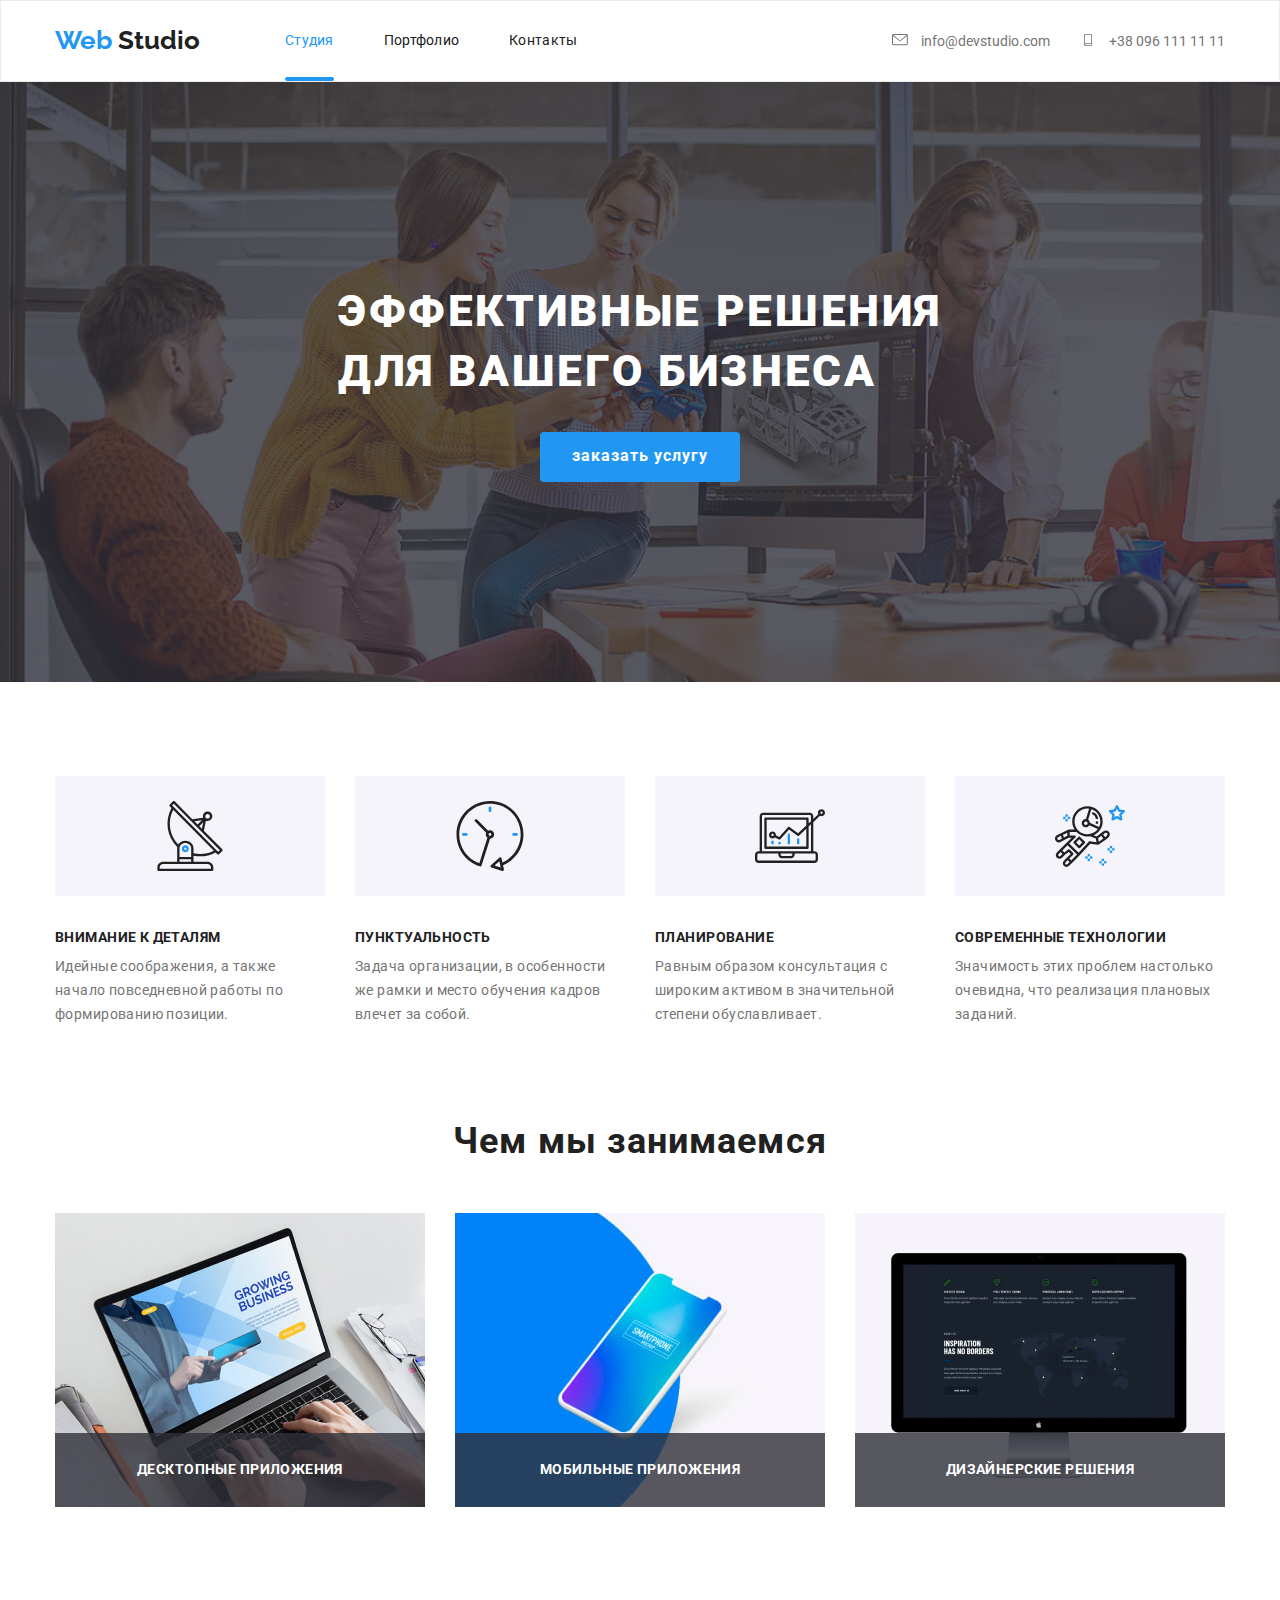
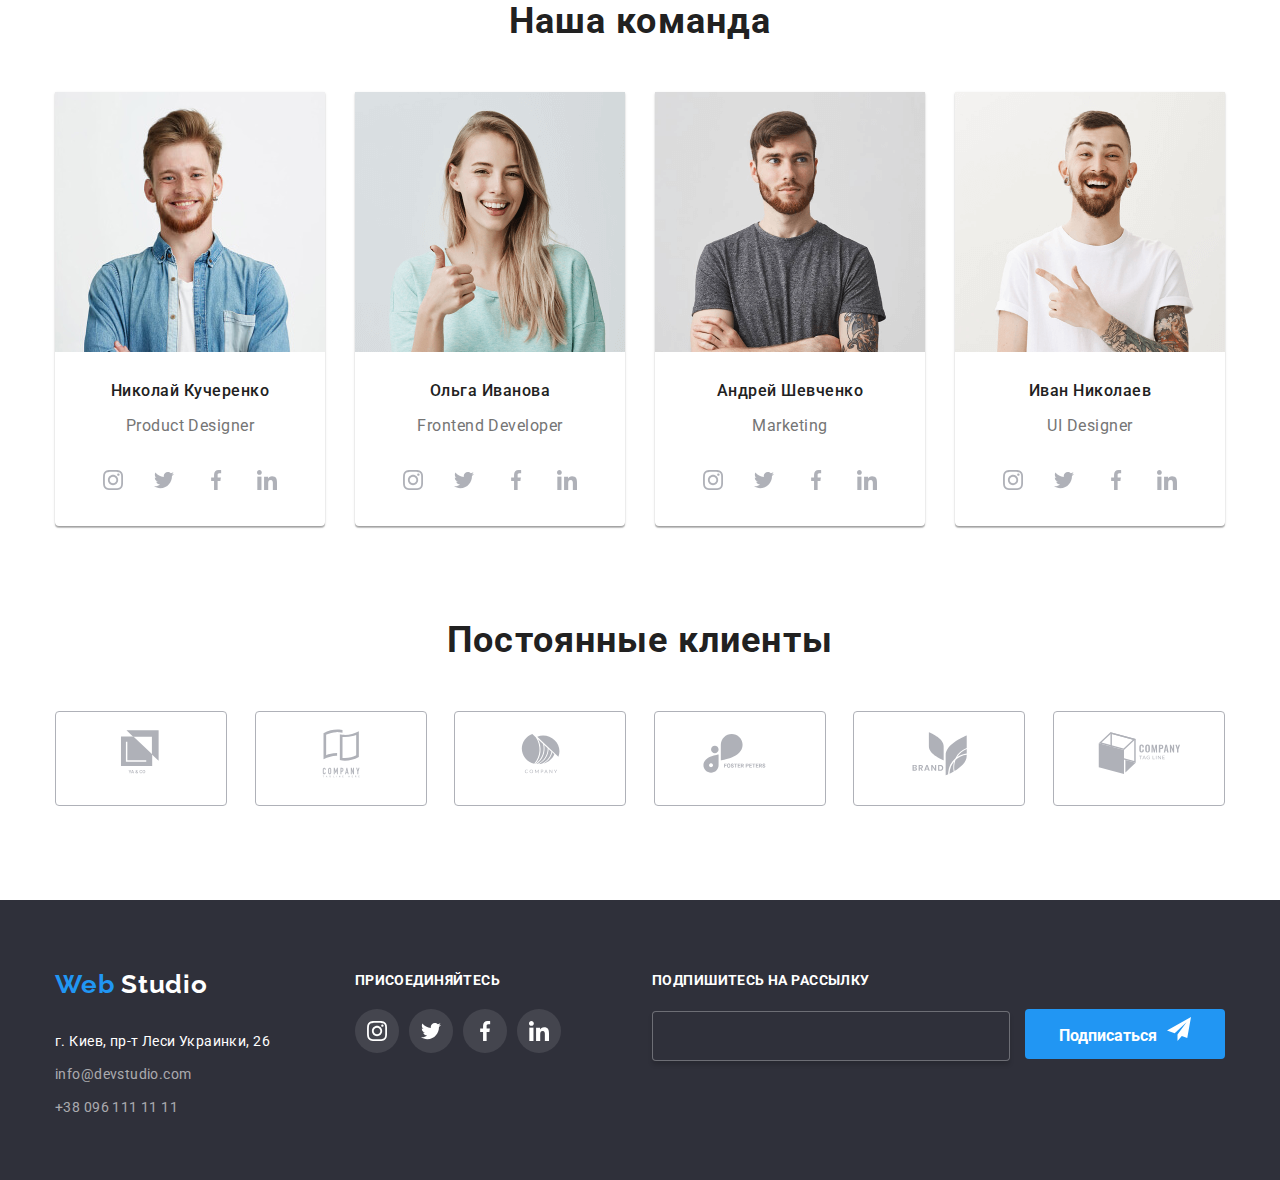
<file: index.html>
<!DOCTYPE html>
<html lang="ru">
  <head>
    <meta charset="UTF-8" />
    <meta name="viewport" content="width=device-width, initial-scale=1.0" />
    <title>WebStudio</title>

    <link
      href="https://fonts.googleapis.com/css2?family=Raleway:wght@700&family=Roboto:wght@300;400;500;700;900&display=swap"
      rel="stylesheet"
    />
    <link rel="stylesheet" href="./css/normalize.css" />
    <link rel="stylesheet" href="./css/style.css" />
  </head>
  <body>
    <!--ХЕДЕР-->
    <header class="header">
      <div class="container">
        <nav class="navigation">
          <a href="./index.html" class="link">
            <span class="logo-web">Web </span
            ><span class="logo-studio">Studio</span></a
          >
          <ul class="list header-navigation">
            <li class="header-items curent">
              <a href="./index.html" class="link">Студия</a>
            </li>
            <li class="header-items">
              <a href="./portfolio.html" class="link">Портфолио</a>
            </li>
            <li class="header-items">
              <a href="#contacts" class="link">Контакты</a>
            </li>
          </ul>

          <ul class="list contacts-list">
            <li class="contacts">
              <a href="mailto:info@devstudio.com" class="link">
                <svg width="16" height="12" class="icon-header">
                  <use href="./images/sprite.svg#icon-mail"></use>
                </svg>
                info@devstudio.com</a
              >
            </li>

            <li class="contacts">
              <a href="tel:+380961111111" class="link"
                ><svg width="16" height="12" class="icon-header">
                  <use href="./images/sprite.svg#icon-smartphone"></use>
                </svg>
                +38 096 111 11 11</a
              >
            </li>
          </ul>
        </nav>
      </div>
    </header>

    <main>
      <!--ЗАГОЛОВОК СТРАНИЦЫ-->
      <section class="heroes">
        <h1 class="main-title">
          Эффективные решения <br />
          для вашего бизнеса
        </h1>
        <button type="button" class="btn">заказать услугу</button>
      </section>

      <!--НАШИ  ПРИИМУЩЕСТВА-->
      <section>
        <div class="container">
          <h2 hidden>Наши преимущества</h2>
          <ul class="list advantages">
            <li class="antena">
              <h3 class="title-of-section">Внимание к деталям</h3>
              <p class="text">
                Идейные соображения, а также начало повседневной работы по
                формированию позиции.
              </p>
            </li>
            <li class="clock">
              <h3 class="title-of-section">Пунктуальность</h3>
              <p class="text">
                Задача организации, в особенности же рамки и место обучения
                кадров влечет за собой.
              </p>
            </li>
            <li class="computer">
              <h3 class="title-of-section">Планирование</h3>
              <p class="text">
                Равным образом консультация с широким активом в значительной
                степени обуславливает.
              </p>
            </li>
            <li class="astronaut">
              <h3 class="title-of-section">Современные технологии</h3>
              <p class="text">
                Значимость этих проблем настолько очевидна, что реализация
                плановых заданий.
              </p>
            </li>
          </ul>
        </div>
      </section>

      <!-- ЧЕМ МЫ ЗАНИМАЕМСЯ-->
      <section class="container">
        <h2 class="title">Чем мы занимаемся</h2>
        <ul class="list we-do-container">
          <li class="what-we-do">
            <img
              src="./images/what-we-do/img-notebook.jpg"
              alt="картинка с ноутбуком"
              width="370"
              height="294"
            />
            <div class="we-do-items">Десктопные приложения</div>
          </li>
          <li class="what-we-do">
            <img
              src="./images/what-we-do/img-mobilephone.jpg"
              alt="картинка с телефоном"
              width="370"
              height="294"
            />
            <div class="we-do-items">Мобильные приложения</div>
          </li>
          <li class="what-we-do">
            <img
              src="./images/what-we-do/img-computer.jpg"
              alt="картинка с компьютером"
              width="370"
              height="294"
            />
            <div class="we-do-items">Дизайнерские решения</div>
          </li>
        </ul>
      </section>

      <!-- НАША КОМАНДА-->
      <section class="team">
        <div class="container">
          <h2 class="title">Наша команда</h2>
          <ul class="list teamattes-item">
            <li>
              <img
                src="./images/teammate/teammate-1.jpg"
                alt="фото сотрудника 1"
                width="270"
                height="260"
              />
              <h3 class="teammates">Николай Кучеренко</h3>
              <p lang="en" class="teammates-position">Product Designer</p>
              <ul class="list teamattes-social-links">
                <li>
                  <a
                    href="https://www.instagram.com/"
                    target="_blank"
                    class="link social-icon"
                  >
                    <svg class="social-link-svg">
                      <use href="./images/sprite.svg#icon-instagram"></use>
                    </svg>
                  </a>
                </li>

                <li>
                  <a
                    href="https://twitter.com/"
                    target="_blank"
                    class="link social-icon"
                  >
                    <svg width="20" height="20">
                      <use href="./images/sprite.svg#icon-twitter"></use>
                    </svg>
                  </a>
                </li>

                <li>
                  <a
                    href="https://www.facebook.com"
                    target="_blank"
                    class="link social-icon"
                  >
                    <svg width="20" height="20">
                      <use href="./images/sprite.svg#icon-facebook"></use>
                    </svg>
                  </a>
                </li>

                <li>
                  <a
                    href="https://linkedin.com/"
                    target="_blank"
                    class="link social-icon"
                  >
                    <svg width="20" height="20">
                      <use href="./images/sprite.svg#icon-linkedin"></use>
                    </svg>
                  </a>
                </li>
              </ul>
            </li>
            <li>
              <img
                src="./images/teammate/teammate-2.png"
                alt="фото сотрудника 2"
                width="270"
                height="260"
              />
              <h3 class="teammates">Ольга Иванова</h3>
              <p lang="en" class="teammates-position">Frontend Developer</p>
              <ul class="list teamattes-social-links">
                <li>
                  <a
                    href="https://www.instagram.com/"
                    target="_blank"
                    class="link social-icon"
                  >
                    <svg width="20" height="20">
                      <use href="./images/sprite.svg#icon-instagram"></use>
                    </svg>
                  </a>
                </li>

                <li>
                  <a
                    href="https://twitter.com/"
                    target="_blank"
                    class="link social-icon"
                  >
                    <svg width="20" height="20">
                      <use href="./images/sprite.svg#icon-twitter"></use>
                    </svg>
                  </a>
                </li>

                <li>
                  <a
                    href="https://www.facebook.com"
                    target="_blank"
                    class="link social-icon"
                  >
                    <svg width="20" height="20">
                      <use href="./images/sprite.svg#icon-facebook"></use>
                    </svg>
                  </a>
                </li>

                <li>
                  <a
                    href="https://linkedin.com/"
                    target="_blank"
                    class="link social-icon"
                  >
                    <svg width="20" height="20">
                      <use href="./images/sprite.svg#icon-linkedin"></use>
                    </svg>
                  </a>
                </li>
              </ul>
            </li>
            <li>
              <img
                src="./images/teammate/teammate-3.png"
                alt="фото сотрудника 3"
                width="270"
                height="260"
              />
              <h3 class="teammates">Андрей Шевченко</h3>
              <p lang="en" class="teammates-position">Marketing</p>
              <ul class="list teamattes-social-links">
                <li>
                  <a
                    href="https://www.instagram.com/"
                    target="_blank"
                    class="link social-icon"
                  >
                    <svg width="20" height="20">
                      <use href="./images/sprite.svg#icon-instagram"></use>
                    </svg>
                  </a>
                </li>

                <li>
                  <a
                    href="https://twitter.com/"
                    target="_blank"
                    class="link social-icon"
                  >
                    <svg width="20" height="20">
                      <use href="./images/sprite.svg#icon-twitter"></use>
                    </svg>
                  </a>
                </li>

                <li>
                  <a
                    href="https://www.facebook.com"
                    target="_blank"
                    class="link social-icon"
                  >
                    <svg width="20" height="20">
                      <use href="./images/sprite.svg#icon-facebook"></use>
                    </svg>
                  </a>
                </li>

                <li>
                  <a
                    href="https://linkedin.com/"
                    target="_blank"
                    class="link social-icon"
                  >
                    <svg width="20" height="20">
                      <use href="./images/sprite.svg#icon-linkedin"></use>
                    </svg>
                  </a>
                </li>
              </ul>
            </li>
            <li>
              <img
                src="./images/teammate/teammate-4.png"
                alt="фото сотрудника 4"
                width="270"
                height="260"
              />
              <h3 class="teammates">Иван Николаев</h3>
              <p lang="en" class="teammates-position">UI Designer</p>
              <ul class="list teamattes-social-links">
                <li>
                  <a
                    href="https://www.instagram.com/"
                    target="_blank"
                    class="link social-icon"
                  >
                    <svg width="20" height="20">
                      <use href="./images/sprite.svg#icon-instagram"></use>
                    </svg>
                  </a>
                </li>

                <li>
                  <a
                    href="https://twitter.com/"
                    target="_blank"
                    class="link social-icon"
                  >
                    <svg width="20" height="20">
                      <use href="./images/sprite.svg#icon-twitter"></use>
                    </svg>
                  </a>
                </li>

                <li>
                  <a
                    href="https://www.facebook.com"
                    target="_blank"
                    class="link social-icon"
                  >
                    <svg width="20" height="20">
                      <use href="./images/sprite.svg#icon-facebook"></use>
                    </svg>
                  </a>
                </li>

                <li>
                  <a
                    href="https://linkedin.com/"
                    target="_blank"
                    class="link social-icon"
                  >
                    <svg width="20" height="20">
                      <use href="./images/sprite.svg#icon-linkedin"></use>
                    </svg>
                  </a>
                </li>
              </ul>
            </li>
          </ul>
        </div>
      </section>

      <!--ПОСТОЯННЫЕ КЛИЕНТЫ-->
      <section class="clients">
        <div class="container">
          <h2 class="title">Постоянные клиенты</h2>
          <ul class="list clients-items">
            <li>
              <a href="" aria-label="ссылка клиента" class="link clients-logo">
                <svg width="170" height="90">
                  <use href="./images/sprite.svg#icon-client-1"></use>
                </svg>
              </a>
            </li>
            <li>
              <a href="" aria-label="ссылка клиента" class="link clients-logo">
                <svg width="170" height="90">
                  <use href="./images/sprite.svg#icon-client-2"></use>
                </svg>
              </a>
            </li>
            <li>
              <a href="" aria-label="ссылка клиента" class="link clients-logo">
                <svg width="170" height="90">
                  <use href="./images/sprite.svg#icon-client-3"></use>
                </svg>
              </a>
            </li>
            <li>
              <a href="" aria-label="ссылка клиента" class="link clients-logo">
                <svg width="170" height="90">
                  <use href="./images/sprite.svg#icon-client-4"></use>
                </svg>
              </a>
            </li>
            <li>
              <a href="" aria-label="ссылка клиента" class="link clients-logo">
                <svg width="170" height="90">
                  <use href="./images/sprite.svg#icon-client-5"></use>
                </svg>
              </a>
            </li>
            <li>
              <a href="" aria-label="ссылка клиента" class="link clients-logo">
                <svg width="170" height="90">
                  <use href="./images/sprite.svg#icon-client-6"></use>
                </svg>
              </a>
            </li>
          </ul>
        </div>
      </section>
    </main>

    <!--ФУТТЕР-->
    <footer class="footer">
      <div class="container footer-container">
        <section id="contacts">
          <h2 hidden>футтер</h2>
          <a href="./index.html" class="link logo-footer">
            <span class="logo-web-footer">Web </span
            ><span class="logo-studio-footer">Studio</span></a
          >
          <address>
            <ul class="list adress-list">
              <li>
                <a
                  href="https://goo.gl/maps/VWq9MyuhQeztrgr8A"
                  target="_blank"
                  class="adress-on-map link"
                >
                  г. Киев, пр-т Леси Украинки, 26
                </a>
              </li>

              <li>
                <a href="mailto:info@devstudio.com" class="link email-footer"
                  >info@devstudio.com</a
                >
              </li>

              <li>
                <a href="tel:+380961111111" class="link email-footer"
                  >+38 096 111 11 11</a
                >
              </li>
            </ul>
          </address>
        </section>
        <section>
          <h2 class="footer-title">Присоединяйтесь</h2>
          <ul class="list social-links-footer">
            <li>
              <a
                href="https://www.instagram.com/"
                target="blank"
                class="footer-social-list-item footer-instagram-icon"
              ></a>
            </li>
            <li>
              <a
                href="https://twitter.com/"
                target="blank"
                class="footer-social-list-item footer-twitter-icon"
              ></a>
            </li>
            <li>
              <a
                href="https://www.facebook.com"
                target="blank"
                class="footer-social-list-item footer-facebook-icon"
              ></a>
            </li>
            <li>
              <a
                href="https://linkedin.com/"
                target="blank"
                class="footer-social-list-item footer-linkedin-icon"
              ></a>
            </li>
          </ul>
        </section>
        <section class="subscribe-section">
          <h2 class="footer-title">Подпишитесь на рассылку</h2>
          <input type="text" class="subscribe-imput" />
          <button type="button" class="subscribe-btn">Подписаться</button>
        </section>
      </div>
    </footer>
  </body>
</html>
</file>
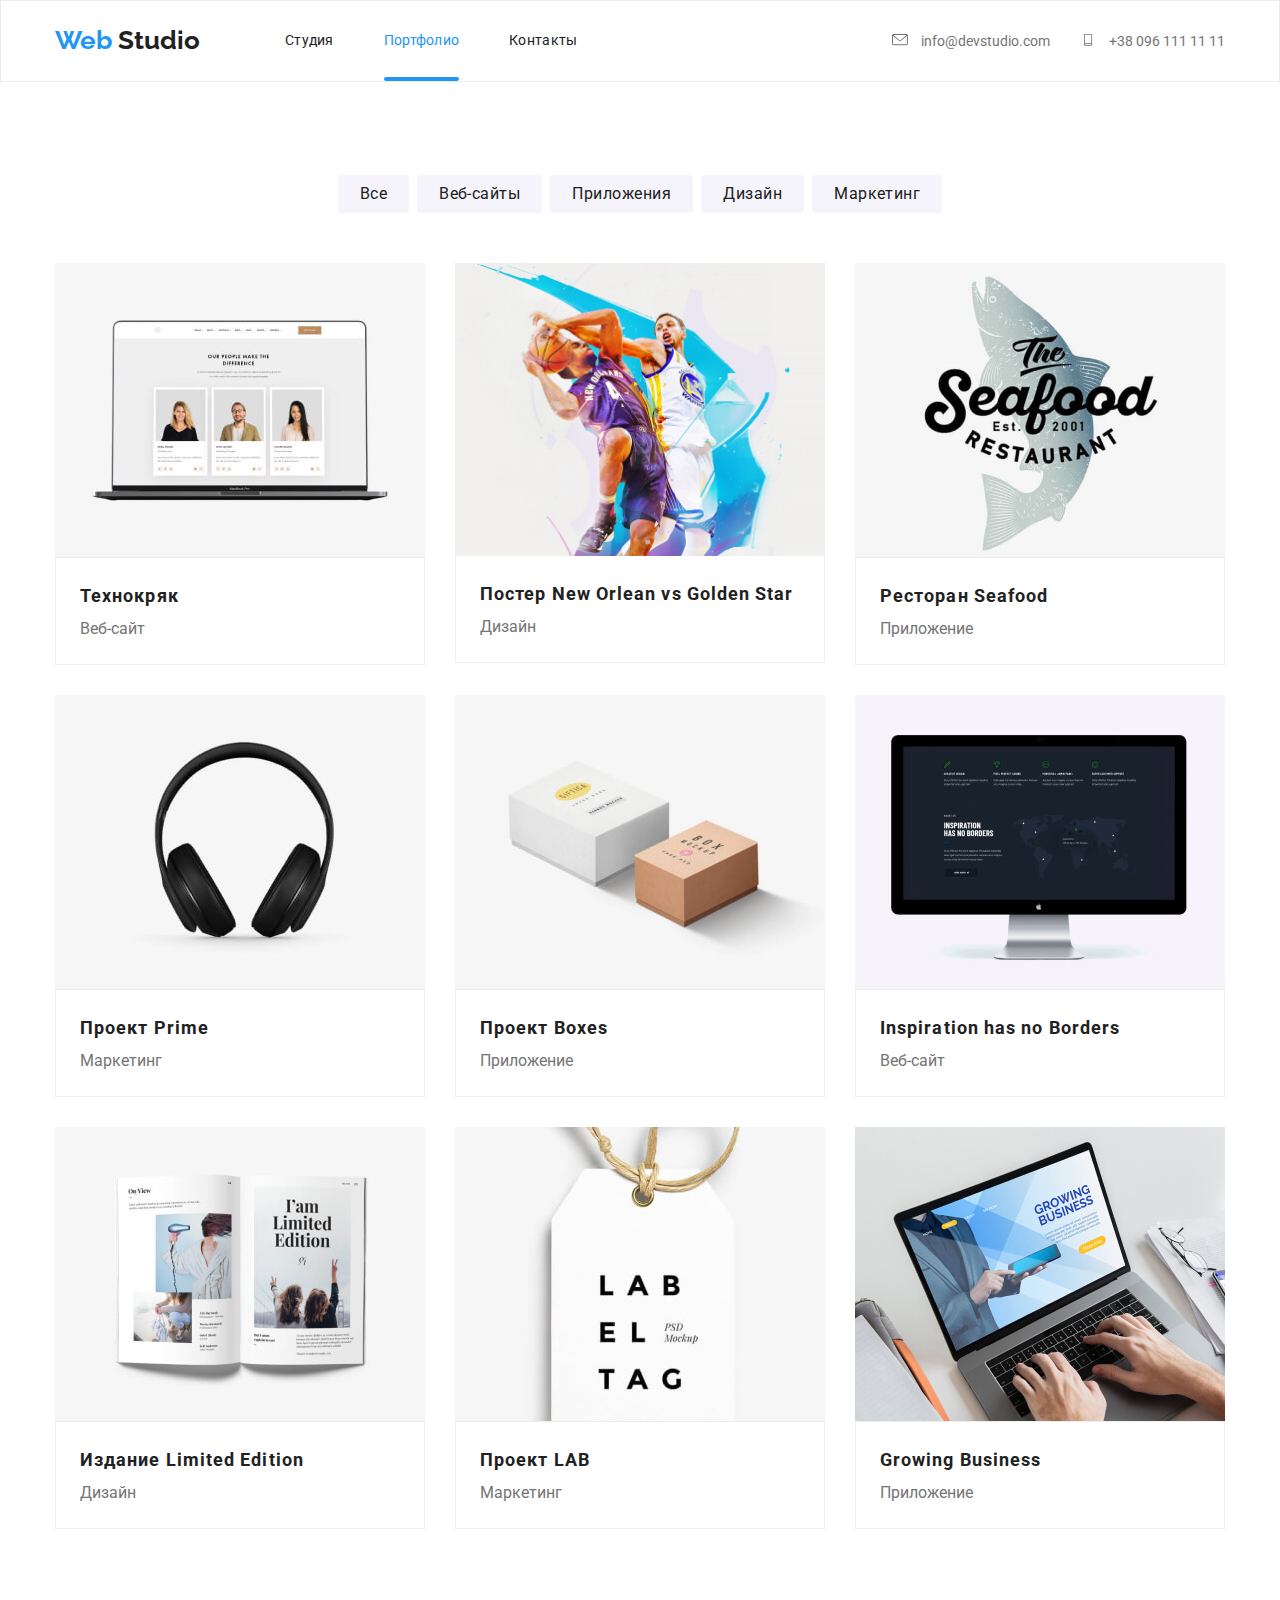
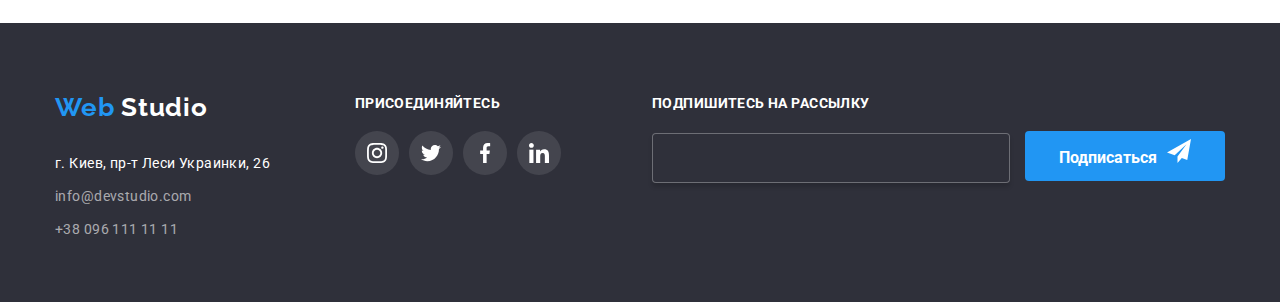
<file: portfolio.html>
<!DOCTYPE html>
<html lang="en">
  <head>
    <meta charset="UTF-8" />
    <meta name="viewport" content="width=device-width, initial-scale=1.0" />
    <title>Портфолио</title>
    <link
      href="https://fonts.googleapis.com/css2?family=Raleway:wght@700&family=Roboto:wght@300;400;500;700;900&display=swap"
      rel="stylesheet"
    />
    <link rel="stylesheet" href="./css/normalize.css" />
    <link rel="stylesheet" href="./css/style.css" />
  </head>
  <body>
    <!--ХЕДЕР-->
    <header class="header">
      <div class="container">
        <nav class="navigation">
          <a href="./index.html" class="link">
            <span class="logo-web">Web </span
            ><span class="logo-studio">Studio</span></a
          >
          <ul class="list header-navigation">
            <li class="header-items">
              <a href="./index.html" class="link">Студия</a>
            </li>
            <li class="header-items curent">
              <a href="./portfolio.html" class="link">Портфолио</a>
            </li>
            <li class="header-items">
              <a href="#contacts" class="link">Контакты</a>
            </li>
          </ul>

          <ul class="list contacts-list">
            <li class="contacts">
              <a href="mailto:info@devstudio.com" class="link">
                <svg width="16" height="12" class="icon-header">
                  <use href="./images/sprite.svg#icon-mail"></use>
                </svg>
                info@devstudio.com</a
              >
            </li>

            <li class="contacts">
              <a href="tel:+380961111111" class="link"
                ><svg width="16" height="12" class="icon-header">
                  <use href="./images/sprite.svg#icon-smartphone"></use>
                </svg>
                +38 096 111 11 11</a
              >
            </li>
          </ul>
        </nav>
      </div>
    </header>

    <main>
      <!--Список фильтров-->
      <h1 hidden>Наше портфолио</h1>
      <section>
        <div class="container">
          <h2 hidden>Филтры</h2>
          <ul class="list portolio-buttons">
            <li><button type="button" class="btn-portfolio">Все</button></li>
            <li>
              <button type="button" class="btn-portfolio">Веб-сайты</button>
            </li>
            <li>
              <button type="button" class="btn-portfolio">Приложения</button>
            </li>
            <li>
              <button type="button" class="btn-portfolio">Дизайн</button>
            </li>
            <li>
              <button type="button" class="btn-portfolio">Маркетинг</button>
            </li>
          </ul>

          <!-- Список проектов-->

          <h2 hidden>список примеров</h2>
          <ul class="list examples-list">
            <li class="portfolio-items">
              <a href="" aria-label=" ссылка портфолио 1" class="link">
                <div class="portfolio-items-text">
                  <img
                    src="./images/portfolio/portfolio1.jpg"
                    alt="иллюстрация 1"
                  />
                  <p class="portfolio-text">
                    Технокряк это современная площадка распространения
                    коронавируса. Компании используют эту платформу для
                    цифрового шпионажа и атак на защищённые сервера конкурентов.
                  </p>
                </div>

                <div class="portfolio-text-box">
                  <h2 class="portfolio-title">Технокряк</h2>
                  <p class="portfolio-sub-title">Веб-сайт</p>
                </div>
              </a>
            </li>
            <li class="portfolio-items">
              <div class="portfolio-text-box">
                <a href="" aria-label="ссылка портфолио 2" class="link">
                  <img
                    src="./images/portfolio/portfolio2.jpg"
                    alt="иллюстрация 2"
                  />

                  <h2 class="portfolio-title">
                    Постер New Orlean vs Golden Star
                  </h2>
                  <p class="portfolio-sub-title">Дизайн</p>
                </a>
              </div>
            </li>
            <li class="portfolio-items">
              <a href="" aria-label="ссылка портфолио 3" class="link">
                <img
                  src="./images/portfolio/portfolio3.jpg"
                  alt="иллюстрация 3"
                />
                <div class="portfolio-text-box">
                  <h2 class="portfolio-title">Ресторан Seafood</h2>
                  <p class="portfolio-sub-title">Приложение</p>
                </div>
              </a>
            </li>
            <li class="portfolio-items">
              <a href="" aria-label="ссылка портфолио 4" class="link">
                <img
                  src="./images/portfolio/portfolio4.jpg"
                  alt="иллюстрация 4"
                />
                <div class="portfolio-text-box">
                  <h2 class="portfolio-title">Проект Prime</h2>
                  <p class="portfolio-sub-title">Маркетинг</p>
                </div>
              </a>
            </li>
            <li class="portfolio-items">
              <a href="" aria-label="ссылка портфолио 5" class="link">
                <img
                  src="./images/portfolio/portfolio5.jpg"
                  alt="иллюстрация 5"
                />
                <div class="portfolio-text-box">
                  <h2 class="portfolio-title">Проект Boxes</h2>
                  <p class="portfolio-sub-title">Приложение</p>
                </div>
              </a>
            </li>
            <li class="portfolio-items">
              <a href="" aria-label="ссылка портфолио 6" class="link">
                <img
                  src="./images/portfolio/portfolio6.jpg"
                  alt="иллюстрация 6"
                />
                <div class="portfolio-text-box">
                  <h2 class="portfolio-title">Inspiration has no Borders</h2>
                  <p class="portfolio-sub-title">Веб-сайт</p>
                </div>
              </a>
            </li>
            <li class="portfolio-items">
              <a href="" aria-label="ссылка портфолио 7" class="link">
                <img
                  src="./images/portfolio/portfolio7.jpg"
                  alt="иллюстрация 7"
                />
                <div class="portfolio-text-box">
                  <h2 class="portfolio-title">Издание Limited Edition</h2>
                  <p class="portfolio-sub-title">Дизайн</p>
                </div>
              </a>
            </li>
            <li class="portfolio-items link">
              <a href="" aria-label="ссылка портфолио 8" class="link">
                <img
                  src="./images/portfolio/portfolio8.jpg"
                  alt="иллюстрация 8"
                />
                <div class="portfolio-text-box">
                  <h2 class="portfolio-title">Проект LAB</h2>
                  <p class="portfolio-sub-title">Маркетинг</p>
                </div>
              </a>
            </li>
            <li class="portfolio-items">
              <a href="" aria-label="ссылка портфолио 9" class="link">
                <img
                  src="./images/portfolio/portfolio9.jpg"
                  alt="иллюстрация 9"
                />
                <div class="portfolio-text-box">
                  <h2 class="portfolio-title">Growing Business</h2>
                  <p class="portfolio-sub-title">Приложение</p>
                </div>
              </a>
            </li>
          </ul>
        </div>
      </section>
    </main>

    <!--Футтер-->
    <footer class="footer">
      <div class="container footer-container">
        <section id="contacts">
          <h2 hidden>футтер</h2>
          <a href="./index.html" class="link logo-footer">
            <span class="logo-web-footer">Web </span
            ><span class="logo-studio-footer">Studio</span></a
          >
          <address>
            <ul class="list adress-list">
              <li>
                <a
                  href="https://goo.gl/maps/VWq9MyuhQeztrgr8A"
                  target="_blank"
                  class="adress-on-map link"
                >
                  г. Киев, пр-т Леси Украинки, 26
                </a>
              </li>

              <li>
                <a href="mailto:info@devstudio.com" class="link email-footer"
                  >info@devstudio.com</a
                >
              </li>

              <li>
                <a href="tel:+380961111111" class="link email-footer"
                  >+38 096 111 11 11</a
                >
              </li>
            </ul>
          </address>
        </section>
        <section>
          <h2 class="footer-title">Присоединяйтесь</h2>
          <ul class="list social-links-footer">
            <li>
              <a
                href="https://www.instagram.com/"
                target="blank"
                class="footer-social-list-item footer-instagram-icon"
              ></a>
            </li>
            <li>
              <a
                href="https://twitter.com/"
                target="blank"
                class="footer-social-list-item footer-twitter-icon"
              ></a>
            </li>
            <li>
              <a
                href="https://www.facebook.com"
                target="blank"
                class="footer-social-list-item footer-facebook-icon"
              ></a>
            </li>
            <li>
              <a
                href="https://linkedin.com/"
                target="blank"
                class="footer-social-list-item footer-linkedin-icon"
              ></a>
            </li>
          </ul>
        </section>
        <section class="subscribe-section">
          <h2 class="footer-title">Подпишитесь на рассылку</h2>
          <input type="text" class="subscribe-imput" />
          <button type="button" class="subscribe-btn">Подписаться</button>
        </section>
      </div>
    </footer>
  </body>
</html>
</file>
<file: css/style.css>
:root {
  --main-font: "Roboto", sans-serif;
  --secondary-font: "Raleway", sans-serif;
  --main-text-color: #212121;
  --secondary-text-color: #757575;
  --acent-color: #2196f3;
}

body {
  font-family: var(--main-font);
  font-size: 14px;
  text-decoration-color: var(--main-text-color);
  background-color: white;
  list-style: none;
}
p {
  text-decoration: none;
  margin: 0px;
  padding: 0px;
}
h1,
h2,
h3 {
  margin: 0px;
  padding: 0px;
}

img {
  width: 100%;
  padding: 0px;
  margin: 0px;
  display: block;
}

.list {
  list-style: none;
  padding: 0px;
  margin: 0px;
}

.link {
  text-decoration: none;
  display: block;
  margin: 0px;
  padding: 0px;
}

.container {
  width: 1170px;
  padding-left: 15px;
  padding-right: 15px;
  margin-left: auto;
  margin-right: auto;
}

/* ХЕДЕР */

.header {
  border: 1px solid #ececec;
}
.logo-studio {
  font-family: Raleway;
  font-weight: 700;
  font-weight: 700;
  font-size: 26px;
  line-height: 1.2;
  color: var(--main-text-color);
  margin-right: 85px;
}
.navigation .curent > a {
  color: var(--acent-color);
}
.curent::after {
  display: block;
  content: "";
  width: 100%;
  height: 4px;
  background-color: var(--acent-color);
  border-radius: 2px;
  position: absolute;
  bottom: 0px;
}
.logo-web {
  font-family: Raleway;
  font-weight: 700;
  font-size: 26px;
  line-height: 1.9;
  color: var(--acent-color);
}

.header-items {
  font-weight: 400;
  font-size: 14px;
  line-height: 1.14;
  letter-spacing: 0.02em;
  color: var(--main-text-color);
  position: relative;
}

.header-items a {
  padding-top: 32px;
  padding-bottom: 32px;
}
.navigation-items .contacts {
  font-weight: 400;
  font-size: 14px;
  line-height: 1.4;
  letter-spacing: 0.02em;
  color: var(--secondary-text-color);
}

.header,
.contacts .link {
  color: var(--secondary-text-color);
}

.header a {
  color: var(--main-text-color);
  transition-property: color;
  transition-duration: 250ms;
  transition-timing-function: cubic-bezier(0.4, 0, 0.2, 1);
}

.header a:hover,
.header a:focus,
.footer a:hover,
.footer a:focus {
  color: var(--acent-color);
}

.icon-header {
  fill: currentColor;
  display: inline-block;
  align-items: center;
  padding-right: 10px;
  transition-property: color;
  transition-duration: 250ms;
  transition-timing-function: cubic-bezier(0.4, 0, 0.2, 1);
}

.navigation {
  display: flex;
  align-items: center;
}

.header-navigation {
  display: flex;
}

.header-navigation .header-items:not(:last-child) {
  margin-right: 50px;
}

.contacts-list {
  display: flex;
  margin-left: auto;
}

.contacts:not(:last-child) {
  margin-right: 30px;
}

/* ГЕРОИ */
.main-title {
  font-weight: 900;
  font-size: 44px;
  line-height: 1.36;
  /* text-align: center; */
  letter-spacing: 0.06em;
  text-transform: uppercase;
  color: #ffffff;
  /* padding-top: 200px; */
  margin-bottom: 30px;
}
.btn {
  background-color: var(--acent-color);
  color: white;
  font-weight: 700;
  font-size: 16px;
  line-height: 1.8;
  letter-spacing: 0.06em;
  width: 200px;
  height: 50px;
  display: block;
  margin-left: auto;
  margin-right: auto;
  border-radius: 4px;
  border: 0px;
}

.heroes {
  max-width: 1600px;
  height: 600px;
  margin-bottom: 94px;
  background-image: linear-gradient(
      to right,
      rgba(47, 48, 58, 0.8),
      rgba(47, 48, 58, 0.8)
    ),
    url(../images/heroes/Header.jpg);
  display: flex;
  align-items: center;
  flex-direction: column;
  justify-content: center;
}

/* Чем мы занимаемся */

.title-of-section {
  font-weight: 700;
  font-size: 14px;
  line-height: 16px;
  letter-spacing: 0.03em;
  text-transform: uppercase;
  color: var(--main-text-color);
  margin-top: 30px;
  margin-bottom: 10px;
}

.text {
  font-weight: 400;
  font-size: 14px;
  line-height: 1.71;
  letter-spacing: 0.03em;
  color: var(--secondary-text-color);
}

.title {
  font-weight: 700;
  font-size: 36px;
  line-height: 1.16;
  text-align: center;
  letter-spacing: 0.03em;
  color: var(--main-text-color);
  margin-top: 94px;
  margin-bottom: 50px;
}

.advantages {
  display: flex;
}

.advantages li::before {
  content: "";
  display: inline-block;
  background-color: #f5f4fa;
  height: 120px;
  width: 100%;
}

.antena::before {
  background-image: url(../images/icons/icon-antena.svg);
  background-repeat: no-repeat;
  background-position: center;
}
.clock::before {
  background-image: url(../images/icons/icon-clock.svg);
  background-repeat: no-repeat;
  background-position: center;
}

.computer::before {
  background-image: url(../images/icons/icon-computer.svg);
  background-repeat: no-repeat;
  background-position: center;
}

.astronaut::before {
  background-image: url(../images/icons/icon-astronaut.svg);
  background-repeat: no-repeat;
  background-position: center;
}
.advantages li:not(:last-child) {
  margin-right: 30px;
}
.advantages li {
  width: 270px;
}
.advantages-ikon {
  padding-left: 100px;
  padding-right: 100px;
  padding-top: 25px;
  padding-bottom: 25px;
  background-color: #f5f4fa;
}
.what-we-do {
  font-weight: 700;
  font-size: 14px;
  line-height: 1.4;
  text-align: center;
  letter-spacing: 0.03em;
  text-transform: uppercase;
  color: #ffffff;
  position: relative;
}

.we-do-items {
  background-color: rgba(47, 48, 58, 0.8);
  width: 100%;
  position: absolute;
  bottom: 0px;
  padding-top: 27px;
  padding-bottom: 27px;
}

.we-do-container {
  display: flex;
  margin-bottom: 94px;
}

.we-do-container li:not(:last-child) {
  margin-right: 30px;
}

/* Команда */

.teamattes-item {
  display: flex;
  background: #ffffff;
}
.teamattes-item > li {
  box-shadow: 0px 2px 1px rgba(0, 0, 0, 0.2), 0px 1px 1px rgba(0, 0, 0, 0.14),
    0px 1px 3px rgba(0, 0, 0, 0.12);
  border-radius: 0px 0px 4px 4px;
  width: calc((100%-90px) / 4);
}

.teamattes-item > li:not(:last-child) {
  margin-right: 30px;
}

.teammates {
  font-weight: 500;
  font-size: 16px;
  line-height: 1.18;
  text-align: center;
  letter-spacing: 0.03em;
  color: var(--main-text-color);
  margin-top: 30px;
  margin-bottom: 10px;
}
.teammates-position {
  font-weight: 400;
  font-size: 16px;
  line-height: 1.9;
  text-align: center;
  letter-spacing: 0.03em;
  color: var(--secondary-text-color);
  margin-bottom: 16px;
}
.teamattes-social-links {
  display: flex;
  margin-left: 32px;
  margin-right: 32px;
  margin-bottom: 24px;
  justify-content: space-around;
}

.social-icon {
  width: 44px;
  height: 44px;
  border-radius: 50%;
  fill: #afb1b8;
  display: flex;
  justify-content: center;
  align-items: center;
  transition-property: background-color, fill;
  transition-duration: 250ms;
  transition-timing-function: cubic-bezier(0.4, 0, 0.2, 1);
}
.social-link-svg {
  width: 20px;
  height: 20px;
}
.social-icon:hover,
.social-icon:focus {
  fill: white;
  background-color: var(--acent-color);
}
/* Постоянные клиенты */

.clients-items {
  display: flex;
  justify-content: space-between;
  align-content: center;
  margin-bottom: 94px;
}

.clients-logo {
  fill: #afb1b8;
  border: 1px solid #afb1b8;
  box-sizing: border-box;
  border-radius: 4px;
  transition-property: border-color, fill;
  transition-duration: 250ms;
  transition-timing-function: cubic-bezier(0.4, 0, 0.2, 1);
}

.clients-logo:focus,
.clients-logo:hover {
  fill: var(--acent-color);
  border-color: var(--acent-color);
}

/* ФУТТЕР */
.footer {
  background-color: #2f303a;
}
.footer-container {
  display: flex;
}

.logo-footer {
  margin-top: 60px;
  margin-right: 147px;
  margin-bottom: 20px;
}

.adress-list li:not(:last-child) {
  margin-bottom: 9px;
}
.adress-list li:last-child {
  margin-bottom: 60px;
}
.logo-web-footer {
  font-family: Raleway;
  font-weight: 700;
  font-size: 26px;
  line-height: 31px;
  letter-spacing: 0.03em;
  color: var(--acent-color);
}

.logo-studio-footer {
  font-family: Raleway;
  font-weight: 700;
  font-size: 26px;
  line-height: 1.9;
  letter-spacing: 0.03em;
  color: #ffffff;
}
.adress-on-map {
  font-weight: 400;
  font-size: 14px;
  line-height: 1.71;
  letter-spacing: 0.03em;
  color: #ffffff;
  font-style: normal;
}
.email-footer {
  font-weight: 400;
  font-size: 14px;
  line-height: 1.71;
  letter-spacing: 0.03em;
  color: rgba(255, 255, 255, 0.6);
  font-style: normal;
}
.footer-title {
  font-weight: 700;
  font-size: 14px;
  line-height: 1.2;
  letter-spacing: 0.03em;
  text-transform: uppercase;
  color: #ffffff;
  margin-top: 72px;
  margin-bottom: 20px;
}

.social-links-footer {
  display: flex;
}

.footer-social-list-item {
  display: inline-block;
  width: 44px;
  height: 44px;
  background-color: rgba(255, 255, 255, 0.1);
  background-repeat: no-repeat;
  background-position: center;
  border-radius: 50%;
  margin-right: 10px;
  transition-property: background-color;
  transition-duration: 250ms;
  transition-timing-function: cubic-bezier(0.4, 0, 0.2, 1);
}

.footer-social-list-item:hover {
  background-color: var(--acent-color);
}

.footer-instagram-icon {
  background-image: url(../images/socialnetworks-icons-footer/instagram.svg);
}

.footer-twitter-icon {
  background-image: url(../images/socialnetworks-icons-footer/twitter.svg);
}

.footer-facebook-icon {
  background-image: url(../images/socialnetworks-icons-footer/facebook.svg);
}

.footer-linkedin-icon {
  background-image: url(../images/socialnetworks-icons-footer/linkedin.svg);
}

.subscribe-section {
  margin-left: auto;
}
.subscribe-imput {
  border: 1px solid rgba(255, 255, 255, 0.3);
  box-sizing: border-box;
  width: 358px;
  height: 50px;
  box-shadow: 0px 4px 4px rgba(0, 0, 0, 0.15);
  border-radius: 4px;
  background-color: #2f303a;
  margin-right: 12px;
  color: #ffffff;
  font-weight: 400;
  font-size: medium;
}

.subscribe-btn {
  width: 200px;
  height: 50px;
  font-family: Roboto;
  font-style: normal;
  font-weight: bold;
  font-size: 16px;
  line-height: 30px;
  color: white;
  background-color: var(--acent-color);
  border-radius: 4px;
  border: 0px;
}
.subscribe-btn::after {
  background-image: url(../images/socialnetworks-icons-footer/icon-send.svg);
  content: "";
  width: 24px;
  height: 24px;
  display: inline-block;
  margin-left: 10px;
  background-position: bottom;
}

/* ПОРТФОЛИО */
.btn-portfolio {
  font-weight: 400;
  font-size: 16px;
  line-height: 1.62;
  text-align: center;
  letter-spacing: 0.03em;
  color: var(--main-text-color);
  background: #f5f4fa;
  border-radius: 4px;
  border: 0px;
  padding-bottom: 6px;
  padding-top: 6px;
  padding-left: 22px;
  padding-right: 22px;
  transition-property: color, background-color, box-shadow;
  transition-duration: 250ms;
  transition-timing-function: cubic-bezier(0.4, 0, 0.2, 1);
  outline: 0px;
}

.btn-portfolio:focus,
.btn-portfolio:hover {
  color: white;
  background-color: var(--acent-color);
  box-shadow: 0px 2px 2px rgba(0, 0, 0, 0.12), 0px 1px 2px rgba(0, 0, 0, 0.08),
    0px 3px 1px rgba(0, 0, 0, 0.1);
}
.portolio-buttons {
  display: flex;
  margin-top: 93px;
  justify-content: center;
  margin-bottom: 50px;
}
.portolio-buttons li:not(:last-child) {
  margin-right: 8px;
}

.examples-list {
  display: flex;
  flex-wrap: wrap;
  margin-bottom: 94px;
}
.portfolio-items:not(:nth-child(3n)) {
  margin-right: 30px;
}

.portfolio-items:not(:nth-child(n + 7)) {
  margin-bottom: 30px;
}

.portfolio-items {
  /* width: calc((100%-60px) / 3); */
  width: 370px;
  transition-property: box-shadow;
  transition-duration: 250ms;
  transition-timing-function: cubic-bezier(0.4, 0, 0.2, 1);
}
.portfolio-text-box {
  border: 1px solid #eeeeee;
}

.portfolio-items:hover,
.portfolio-items:focus {
  box-shadow: 1px 4px 6px rgba(0, 0, 0, 0.16), 0px 4px 4px rgba(0, 0, 0, 0.06),
    0px 1px 1px rgba(0, 0, 0, 0.12);
}

.logo-web-portfolio {
  font-family: Raleway;
  font-weight: 700;
  font-size: 26px;
  line-height: 1.9;
  letter-spacing: 0.03em;
  color: var(--acent-color);
}
.logo-studio-portfolio {
  font-family: Raleway;
  font-weight: 700;
  font-weight: 700;
  font-size: 26px;
  line-height: 1.2;
  letter-spacing: 0.03em;
  color: var(--main-text-color);
}

.portfolio-title {
  font-weight: 700;
  font-size: 18px;
  line-height: 2;
  letter-spacing: 0.06em;
  color: var(--main-text-color);
  margin-top: 20px;
  margin-left: 24px;
}

.portfolio-sub-title {
  font-weight: 400;
  font-size: 16px;
  line-height: 1.87;
  color: var(--secondary-text-color);
  margin-bottom: 20px;
  margin-left: 24px;
}
.portfolio-text {
  position: absolute;
  color: white;
  font-size: 18px;
  line-height: 156%;
  letter-spacing: 0.03em;
  background-color: rgba(33, 150, 243, 0.9);
  top: 294px;
  width: 322px;
  height: 168px;
  padding-left: 24px;
  padding-top: 63px;
  padding-right: 23px;
  padding-bottom: 63px;
  transition-duration: 250ms;
  transition-timing-function: cubic-bezier(0.4, 0, 0.2, 1);
}
.portfolio-items a:hover .portfolio-text {
  top: 0;
}

.portfolio-items-text {
  position: relative;
  height: 100%;
  width: 100%;
  overflow: hidden;
}
</file>
